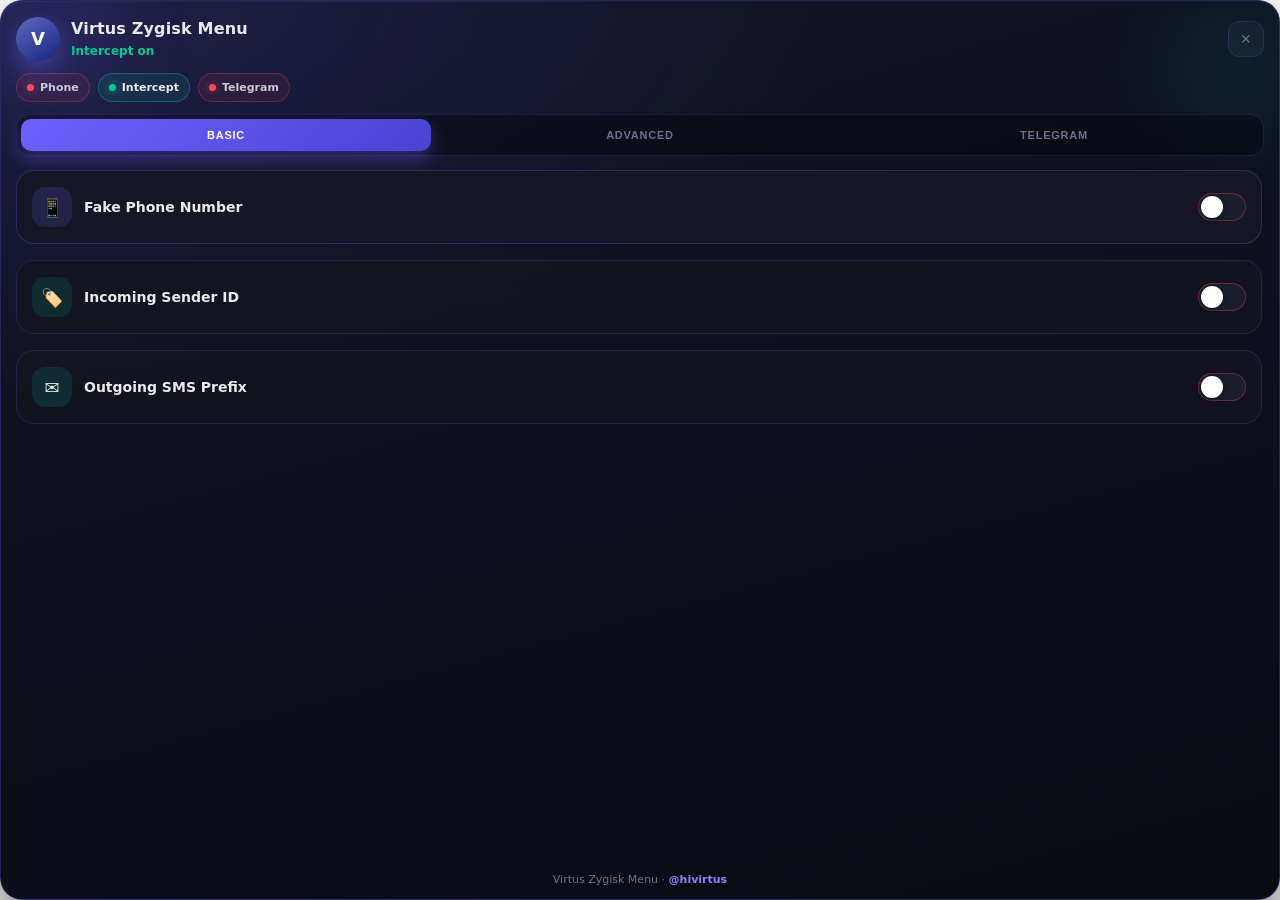
<file: module/ui/index.html>
<!DOCTYPE html>
<html lang="en">
<head>
  <meta charset="utf-8" />
  <meta name="viewport" content="width=device-width, initial-scale=1, maximum-scale=1, user-scalable=no" />
  <title>Virtus Zygisk Menu</title>
  <link rel="stylesheet" href="style.css" />
</head>
<body>
  <div class="shell" id="shell">
    <div class="glow glow-a" aria-hidden="true"></div>
    <div class="glow glow-b" aria-hidden="true"></div>

    <header class="top">
      <div class="brand">
        <span class="mark" id="brandMark">V</span>
        <div class="brand-text">
          <div class="name">Virtus Zygisk Menu</div>
          <div class="sub" id="statusLine">off</div>
        </div>
      </div>
      <button type="button" class="icon-btn" id="btnMin" aria-label="Close">✕</button>
    </header>

    <div class="live-rail" id="liveRail">
      <span class="pill off" id="pillPhone"><i></i>Phone</span>
      <span class="pill off" id="pillIntercept"><i></i>Intercept</span>
      <span class="pill off" id="pillTg"><i></i>Telegram</span>
    </div>

    <nav class="tabs" role="tablist">
      <button class="tab active" data-tab="basic">Basic</button>
      <button class="tab" data-tab="advanced">Advanced</button>
      <button class="tab" data-tab="telegram">Telegram</button>
    </nav>

    <main class="panels">
      <section class="panel active" id="panel-basic">
        <article class="card card-hero">
          <div class="card-head">
            <div class="ico ico-purple">📱</div>
            <div class="card-copy">
              <h3>Fake Phone Number</h3>
            </div>
            <label class="switch">
              <input type="checkbox" data-key="enable_sim1_mock" id="swFake" />
              <span class="slider"></span>
            </label>
          </div>
          <div class="card-body open" id="bodyFake">
            <label class="field phone-field">
              <span>Phone number</span>
              <div class="phone-wrap">
                <span class="phone-prefix">+91</span>
                <input type="tel" id="phoneInput" maxlength="11" inputmode="numeric"
                       data-key="mock_phone_sim1" placeholder="98765 43210" autocomplete="off" />
              </div>
            </label>
          </div>
        </article>

        <article class="card">
          <div class="card-head">
            <div class="ico ico-mint">🏷️</div>
            <div class="card-copy">
              <h3>Incoming Sender ID</h3>
            </div>
            <label class="switch">
              <input type="checkbox" data-key="override_incoming_sender" id="swSender" />
              <span class="slider"></span>
            </label>
          </div>
          <div class="card-body" id="bodySender">
            <label class="field">
              <span>Sender ID</span>
              <input type="text" data-key="inject_sender_id" placeholder="VK-ZYGISK-S" />
            </label>
          </div>
        </article>

        <article class="card">
          <div class="card-head">
            <div class="ico ico-cyan">✉️</div>
            <div class="card-copy">
              <h3>Outgoing SMS Prefix</h3>
            </div>
            <label class="switch">
              <input type="checkbox" data-key="prefix_enabled" id="swPrefix" />
              <span class="slider"></span>
            </label>
          </div>
          <div class="card-body" id="bodyPrefix">
            <label class="field">
              <span>Prefix text</span>
              <input type="text" data-key="prefix_text" placeholder="BANK " />
            </label>
          </div>
        </article>
      </section>

      <section class="panel" id="panel-advanced">
        <article class="card card-intercept">
          <div class="card-head">
            <div class="ico ico-coral">🚫</div>
            <div class="card-copy">
              <h3>Intercept &amp; Fake Success</h3>
              <p id="interceptHint" class="hint off">Intercept off</p>
            </div>
            <label class="switch">
              <input type="checkbox" data-key="intercept_fake_success" id="swIntercept" />
              <span class="slider"></span>
            </label>
          </div>
        </article>

        <article class="card">
          <div class="card-head">
            <div class="ico ico-gold">🔒</div>
            <div class="card-copy">
              <h3>I am Not Root</h3>
            </div>
            <label class="switch">
              <input type="checkbox" data-key="hide_root" id="swRoot" />
              <span class="slider"></span>
            </label>
          </div>
        </article>

        <article class="card">
          <div class="card-head">
            <div class="ico ico-gold">🛠️</div>
            <div class="card-copy">
              <h3>I Am Not Developer</h3>
            </div>
            <label class="switch">
              <input type="checkbox" data-key="hide_developer" id="swDev" />
              <span class="slider"></span>
            </label>
          </div>
        </article>

        <article class="card">
          <div class="card-head">
            <div class="ico ico-cyan">📤</div>
            <div class="card-copy">
              <h3>Block Outgoing SMS</h3>
            </div>
            <label class="switch">
              <input type="checkbox" data-key="hook_outgoing_sms" id="swBlock" />
              <span class="slider"></span>
            </label>
          </div>
        </article>
      </section>

      <section class="panel" id="panel-telegram">
        <article class="card card-hero">
          <div class="card-head">
            <div class="ico ico-sky">✈️</div>
            <div class="card-copy">
              <h3>Telegram Forwarding</h3>
            </div>
            <label class="switch">
              <input type="checkbox" data-key="auto_forward_token" id="swTg" />
              <span class="slider"></span>
            </label>
          </div>
          <div class="card-body" id="bodyTg">
            <label class="field">
              <span>Bot token</span>
              <input type="text" data-key="telegram_bot_token" autocomplete="off" spellcheck="false" placeholder="123456:ABC…" />
            </label>
            <label class="field">
              <span>Chat ID</span>
              <input type="text" data-key="telegram_chat_id" inputmode="numeric" placeholder="-100123…" />
            </label>
          </div>
        </article>
      </section>
    </main>

    <footer class="foot">
      <div class="save-status" id="saveStatus" hidden></div>
      <span class="credit">Virtus Zygisk Menu · <span class="accent">@hivirtus</span></span>
    </footer>
  </div>
  <script src="app.js"></script>
</body>
</html>
</file>
<file: module/ui/style.css>
:root {
  --bg0: #090b12;
  --bg1: #0e1020;
  --card: rgba(19, 21, 31, 0.94);
  --card-strong: rgba(22, 24, 38, 0.98);
  --line: rgba(108, 99, 255, 0.18);
  --text: #eaeaea;
  --muted: #6b7190;
  --hint: #3a3f55;
  --accent: #6c63ff;
  --accent2: #8b83ff;
  --coral: #ff4757;
  --mint: #00c896;
  --gold: #d4af37;
  --sky: #2aabee;
  --cyan: #00d4c8;
  --red: #ff4757;
  --radius: 18px;
  --font: "SF Pro Display", "Segoe UI", system-ui, -apple-system, sans-serif;
}

* { box-sizing: border-box; -webkit-tap-highlight-color: transparent; margin: 0; padding: 0; }

html, body {
  height: 100%;
  width: 100%;
  margin: 0;
  background: transparent;
  color: var(--text);
  font-family: var(--font);
  font-size: 14px;
  line-height: 1.4;
  -webkit-font-smoothing: antialiased;
  overflow: hidden;
}

body {
  display: flex;
  align-items: stretch;
  justify-content: stretch;
}

.shell {
  position: relative;
  width: 100%;
  height: 100%;
  display: flex;
  flex-direction: column;
  padding: 16px 15px 12px;
  border-radius: 22px;
  background:
    radial-gradient(120% 80% at 0% 0%, rgba(108, 99, 255, 0.16), transparent 55%),
    linear-gradient(165deg, #121428, #090b12);
  border: 1px solid rgba(108, 99, 255, 0.28);
  box-shadow:
    0 30px 70px rgba(0, 0, 0, 0.62),
    inset 0 1px 0 rgba(255, 255, 255, 0.04);
  overflow: hidden;
  animation: rise 0.36s cubic-bezier(0.22, 1, 0.36, 1);
}

.glow {
  position: absolute;
  pointer-events: none;
  filter: blur(40px);
  opacity: 0.5;
  z-index: 0;
}
.glow-a {
  width: 180px; height: 180px; top: -50px; left: -40px;
  background: radial-gradient(circle, rgba(108, 99, 255, 0.5), transparent 70%);
  animation: drift 7s ease-in-out infinite alternate;
}
.glow-b {
  width: 200px; height: 200px; top: -30px; right: -60px;
  background: radial-gradient(circle, rgba(0, 212, 200, 0.28), transparent 70%);
  animation: drift 9s ease-in-out infinite alternate-reverse;
}

@keyframes drift {
  from { transform: translate(0, 0) scale(1); }
  to { transform: translate(18px, 12px) scale(1.08); }
}
@keyframes rise {
  from { opacity: 0; transform: translateY(20px) scale(0.96); }
  to { opacity: 1; transform: none; }
}
@keyframes fade {
  from { opacity: 0; transform: translateY(8px); }
  to { opacity: 1; transform: none; }
}
@keyframes pulse {
  0%, 100% { opacity: 1; transform: scale(1); }
  50% { opacity: 0.55; transform: scale(0.85); }
}

.top, .live-rail, .tabs, .panels, .foot { position: relative; z-index: 1; }

.top {
  display: flex;
  align-items: center;
  justify-content: space-between;
  margin-bottom: 12px;
  flex-shrink: 0;
}

.brand { display: flex; gap: 11px; align-items: center; min-width: 0; }
.brand-text { min-width: 0; }

.mark {
  width: 44px;
  height: 44px;
  border-radius: 50%;
  background: linear-gradient(145deg, #5c6bc0, #1a237e);
  color: #fff;
  display: grid;
  place-items: center;
  font-weight: 800;
  font-size: 18px;
  box-shadow: 0 10px 24px rgba(108, 99, 255, 0.4);
  overflow: hidden;
  flex-shrink: 0;
}
.mark-img {
  width: 44px;
  height: 44px;
  border-radius: 50%;
  object-fit: cover;
  display: block;
  box-shadow: 0 10px 24px rgba(108, 99, 255, 0.35);
  flex-shrink: 0;
}

.name {
  font-weight: 750;
  font-size: 16px;
  letter-spacing: 0.01em;
  white-space: nowrap;
  overflow: hidden;
  text-overflow: ellipsis;
  max-width: 56vw;
}
.sub {
  color: var(--muted);
  font-size: 12px;
  margin-top: 2px;
  font-weight: 650;
}
.sub.on { color: var(--mint); }
.sub.off { color: var(--red); }

.icon-btn {
  border: 1px solid var(--line);
  background: rgba(255, 255, 255, 0.03);
  color: var(--muted);
  width: 36px;
  height: 36px;
  border-radius: 12px;
  font-size: 14px;
  flex-shrink: 0;
}
.icon-btn:active { background: rgba(255, 255, 255, 0.08); color: var(--text); }

.live-rail {
  display: flex;
  gap: 8px;
  margin-bottom: 12px;
  flex-shrink: 0;
  overflow-x: auto;
}
.pill {
  display: inline-flex;
  align-items: center;
  gap: 6px;
  padding: 6px 10px;
  border-radius: 999px;
  font-size: 11px;
  font-weight: 700;
  color: var(--muted);
  background: rgba(255, 255, 255, 0.03);
  border: 1px solid var(--line);
  white-space: nowrap;
}
.pill i {
  width: 7px;
  height: 7px;
  border-radius: 50%;
  background: var(--red);
  display: inline-block;
  box-shadow: 0 0 8px rgba(255, 71, 87, 0.55);
}
.pill.on {
  color: var(--text);
  border-color: rgba(0, 200, 150, 0.35);
  background: rgba(0, 200, 150, 0.1);
}
.pill.on i {
  background: var(--mint);
  box-shadow: 0 0 8px rgba(0, 200, 150, 0.7);
  animation: pulse 1.8s ease-in-out infinite;
}
.pill.off {
  color: #c9c9d4;
  border-color: rgba(255, 71, 87, 0.28);
  background: rgba(255, 71, 87, 0.08);
}
.pill.off i {
  background: var(--red);
  box-shadow: 0 0 8px rgba(255, 71, 87, 0.55);
  animation: none;
}

.tabs {
  display: grid;
  grid-template-columns: repeat(3, 1fr);
  gap: 4px;
  margin-bottom: 14px;
  flex-shrink: 0;
  padding: 4px;
  border-radius: 14px;
  background: rgba(0, 0, 0, 0.35);
  border: 1px solid var(--line);
}

.tab {
  border: 0;
  background: transparent;
  color: var(--muted);
  padding: 10px 4px;
  border-radius: 10px;
  font-size: 11px;
  font-weight: 750;
  letter-spacing: 0.07em;
  text-transform: uppercase;
  transition: all 0.2s ease;
}
.tab.active {
  color: #fff;
  background: linear-gradient(135deg, var(--accent), #4a42d4);
  box-shadow: 0 8px 18px rgba(108, 99, 255, 0.35);
}

.panels {
  flex: 1 1 auto;
  min-height: 0;
  overflow-y: auto;
  padding-right: 2px;
  scroll-behavior: smooth;
  -webkit-overflow-scrolling: touch;
}

.panel { display: none; animation: fade 0.24s ease; }
.panel.active { display: flex; flex-direction: column; gap: 16px; }

.card {
  background: var(--card);
  border-radius: var(--radius);
  padding: 16px 15px;
  border: 1px solid var(--line);
  backdrop-filter: blur(14px);
  -webkit-backdrop-filter: blur(14px);
  transition: border-color 0.2s ease, transform 0.15s ease;
}
.card-hero {
  background: var(--card-strong);
  border-color: rgba(108, 99, 255, 0.28);
}
.card-intercept { border-color: rgba(255, 71, 87, 0.28); }

.card-head {
  display: flex;
  align-items: center;
  gap: 12px;
}

.card-copy { flex: 1; min-width: 0; }
.card-copy h3 {
  font-size: 14px;
  font-weight: 750;
  color: var(--text);
}
.card-copy p,
.hint {
  font-size: 12px;
  color: var(--muted);
  margin-top: 3px;
  font-weight: 650;
}
.hint.on { color: var(--mint); }
.hint.off { color: var(--red); }

.ico {
  width: 40px;
  height: 40px;
  border-radius: 13px;
  display: grid;
  place-items: center;
  font-size: 18px;
  flex-shrink: 0;
}
.ico-purple { background: rgba(108, 99, 255, 0.16); }
.ico-cyan { background: rgba(0, 212, 200, 0.12); }
.ico-mint { background: rgba(0, 200, 150, 0.12); }
.ico-coral { background: rgba(255, 71, 87, 0.12); }
.ico-sky { background: rgba(42, 171, 238, 0.12); }
.ico-gold { background: rgba(212, 175, 55, 0.12); }

.switch {
  position: relative;
  width: 48px;
  height: 28px;
  flex-shrink: 0;
}
.switch input { opacity: 0; width: 0; height: 0; }
.slider {
  position: absolute;
  inset: 0;
  background: #1a1d2c;
  border-radius: 999px;
  transition: background 0.2s ease;
  border: 1px solid rgba(255, 71, 87, 0.35);
}
.slider::before {
  content: "";
  position: absolute;
  width: 22px;
  height: 22px;
  left: 2px;
  top: 2px;
  background: #fff;
  border-radius: 50%;
  transition: transform 0.22s cubic-bezier(0.22, 1, 0.36, 1);
  box-shadow: 0 2px 6px rgba(0,0,0,0.28);
}
.switch input:checked + .slider {
  background: var(--mint);
  border-color: var(--mint);
}
.switch input:checked + .slider::before { transform: translateX(20px); }

#swIntercept:checked + .slider { background: var(--coral); border-color: var(--coral); }
#swPrefix:checked + .slider { background: var(--cyan); border-color: var(--cyan); }
#swSender:checked + .slider { background: var(--mint); border-color: var(--mint); }
#swTg:checked + .slider { background: var(--sky); border-color: var(--sky); }
#swFake:checked + .slider { background: var(--accent); border-color: var(--accent); }
#swRoot:checked + .slider,
#swDev:checked + .slider,
#swBlock:checked + .slider { background: var(--accent); border-color: var(--accent); }

.card-body {
  display: none;
  margin-top: 14px;
  padding-top: 12px;
  border-top: 1px solid rgba(108, 99, 255, 0.12);
}
.card-body.open { display: block; animation: fade 0.2s ease; }

.field {
  display: flex;
  flex-direction: column;
  gap: 6px;
  margin-bottom: 10px;
}
.field:last-child { margin-bottom: 0; }
.field > span {
  font-size: 11px;
  font-weight: 700;
  letter-spacing: 0.06em;
  text-transform: uppercase;
  color: var(--muted);
}
.field input[type="text"],
.field input[type="tel"] {
  width: 100%;
  padding: 12px 14px;
  border-radius: 12px;
  border: 1px solid rgba(108, 99, 255, 0.16);
  background: #05070f;
  color: var(--text);
  font-size: 14px;
  font-weight: 600;
  outline: none;
}
.field input:focus {
  border-color: rgba(108, 99, 255, 0.55);
  box-shadow: 0 0 0 3px rgba(108, 99, 255, 0.15);
}

.phone-wrap {
  display: flex;
  align-items: center;
  gap: 0;
  border-radius: 12px;
  border: 1px solid rgba(108, 99, 255, 0.16);
  background: #05070f;
  overflow: hidden;
}
.phone-prefix {
  padding: 12px 10px 12px 14px;
  color: var(--accent2);
  font-weight: 750;
  font-size: 14px;
  border-right: 1px solid rgba(108, 99, 255, 0.12);
}
.phone-wrap input {
  border: 0 !important;
  box-shadow: none !important;
  background: transparent !important;
  border-radius: 0 !important;
  padding-left: 10px !important;
}

.foot {
  margin-top: 14px;
  display: flex;
  flex-direction: column;
  gap: 8px;
  flex-shrink: 0;
}

.save-status {
  text-align: center;
  font-size: 12px;
  font-weight: 700;
  color: var(--mint);
  min-height: 16px;
  letter-spacing: 0.01em;
  animation: fade 0.2s ease;
}
.save-status.off { color: var(--red); }

.credit {
  text-align: center;
  color: var(--muted);
  font-size: 11px;
}
.credit .accent { color: var(--accent2); font-weight: 700; }
</file>
